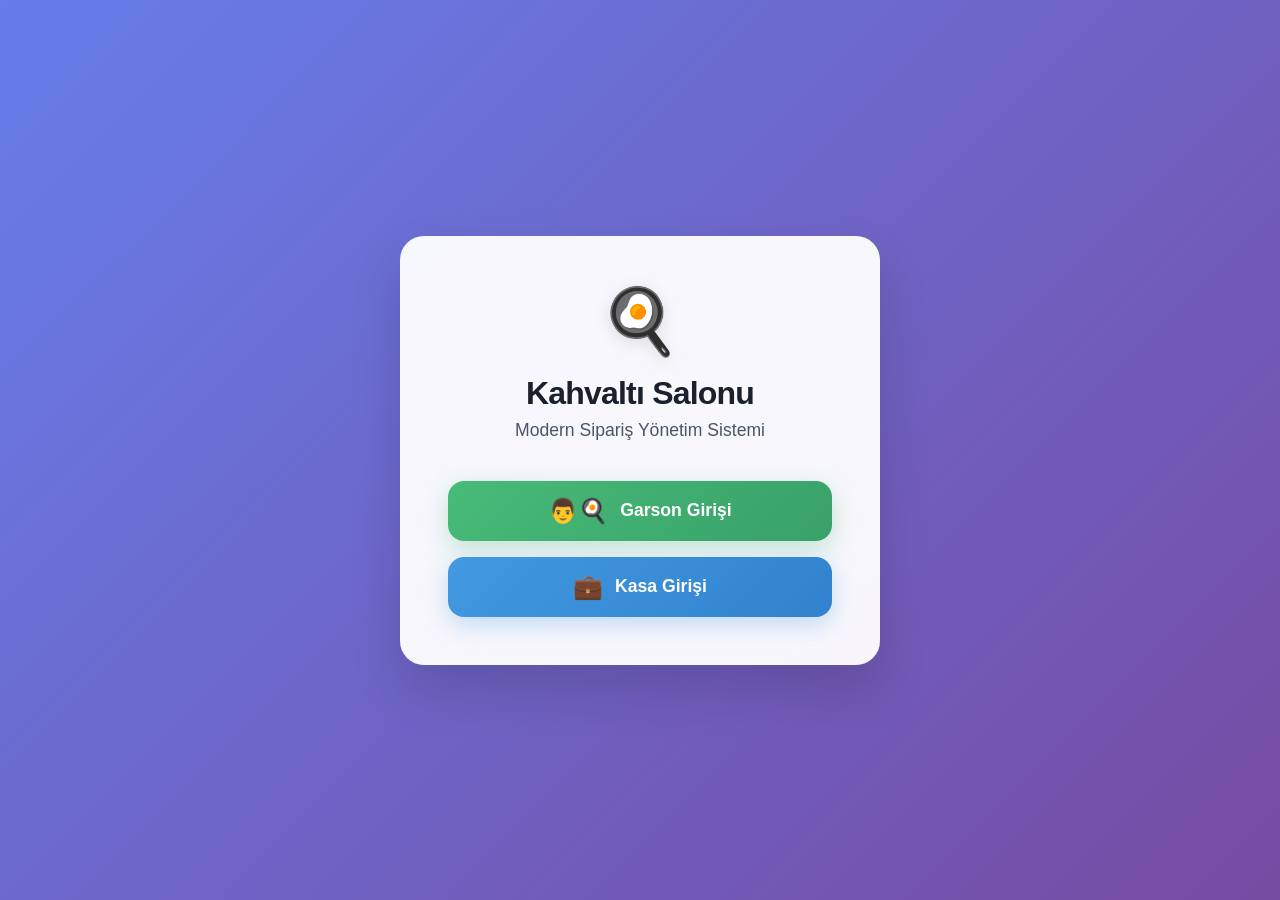
<file: templates/index.html>
<!DOCTYPE html>
<html lang="tr">
<head>
    <meta charset="UTF-8">
    <meta name="viewport" content="width=device-width, initial-scale=1.0">
    <title>Kahvaltı Salonu</title>
    <style>
        * { margin: 0; padding: 0; box-sizing: border-box; }
        body { 
            font-family: -apple-system, BlinkMacSystemFont, 'Segoe UI', Roboto, sans-serif;
            background: linear-gradient(135deg, #667eea 0%, #764ba2 100%);
            min-height: 100vh;
            display: flex;
            align-items: center;
            justify-content: center;
        }
        .container { 
            background: rgba(255, 255, 255, 0.95);
            padding: 3rem;
            border-radius: 24px;
            box-shadow: 0 25px 50px rgba(0,0,0,0.15);
            text-align: center;
            max-width: 480px;
            width: 90%;
            backdrop-filter: blur(10px);
        }
        .logo {
            font-size: 4rem;
            margin-bottom: 1rem;
            filter: drop-shadow(0 4px 8px rgba(0,0,0,0.1));
        }
        h1 { 
            color: #1a202c;
            margin-bottom: 0.5rem;
            font-size: 2rem;
            font-weight: 700;
            letter-spacing: -0.025em;
        }
        .subtitle {
            color: #4a5568;
            margin-bottom: 2.5rem;
            font-size: 1.1rem;
            font-weight: 400;
        }
        .buttons { 
            display: flex;
            flex-direction: column;
            gap: 1rem;
        }
        .btn { 
            padding: 1rem 2rem;
            font-size: 1.1rem;
            font-weight: 600;
            border: none;
            border-radius: 16px;
            cursor: pointer;
            text-decoration: none;
            color: white;
            transition: all 0.3s cubic-bezier(0.4, 0, 0.2, 1);
            display: flex;
            align-items: center;
            justify-content: center;
            gap: 0.75rem;
            position: relative;
            overflow: hidden;
        }
        .btn::before {
            content: '';
            position: absolute;
            top: 0;
            left: -100%;
            width: 100%;
            height: 100%;
            background: linear-gradient(90deg, transparent, rgba(255,255,255,0.2), transparent);
            transition: left 0.6s;
        }
        .btn:hover::before {
            left: 100%;
        }
        .btn-garson { 
            background: linear-gradient(135deg, #48bb78, #38a169);
            box-shadow: 0 8px 25px rgba(72, 187, 120, 0.3);
        }
        .btn-garson:hover {
            transform: translateY(-2px);
            box-shadow: 0 12px 35px rgba(72, 187, 120, 0.4);
        }
        .btn-kasa { 
            background: linear-gradient(135deg, #4299e1, #3182ce);
            box-shadow: 0 8px 25px rgba(66, 153, 225, 0.3);
        }
        .btn-kasa:hover {
            transform: translateY(-2px);
            box-shadow: 0 12px 35px rgba(66, 153, 225, 0.4);
        }
        .icon {
            font-size: 1.5rem;
        }
        @media (max-width: 640px) {
            .container {
                padding: 2rem;
            }
            h1 {
                font-size: 1.75rem;
            }
            .subtitle {
                font-size: 1rem;
            }
            .btn {
                padding: 0.875rem 1.5rem;
                font-size: 1rem;
            }
        }
    </style>
</head>
<body>
    <div class="container">
        <div class="logo">🍳</div>
        <h1>Kahvaltı Salonu</h1>
        <p class="subtitle">Modern Sipariş Yönetim Sistemi</p>
        <div class="buttons">
            <a href="/login?role=garson" class="btn btn-garson">
                <span class="icon">👨🍳</span>
                Garson Girişi
            </a>
            <a href="/login?role=kasa" class="btn btn-kasa">
                <span class="icon">💼</span>
                Kasa Girişi
            </a>
        </div>
    </div>
</body>
</html>
</file>
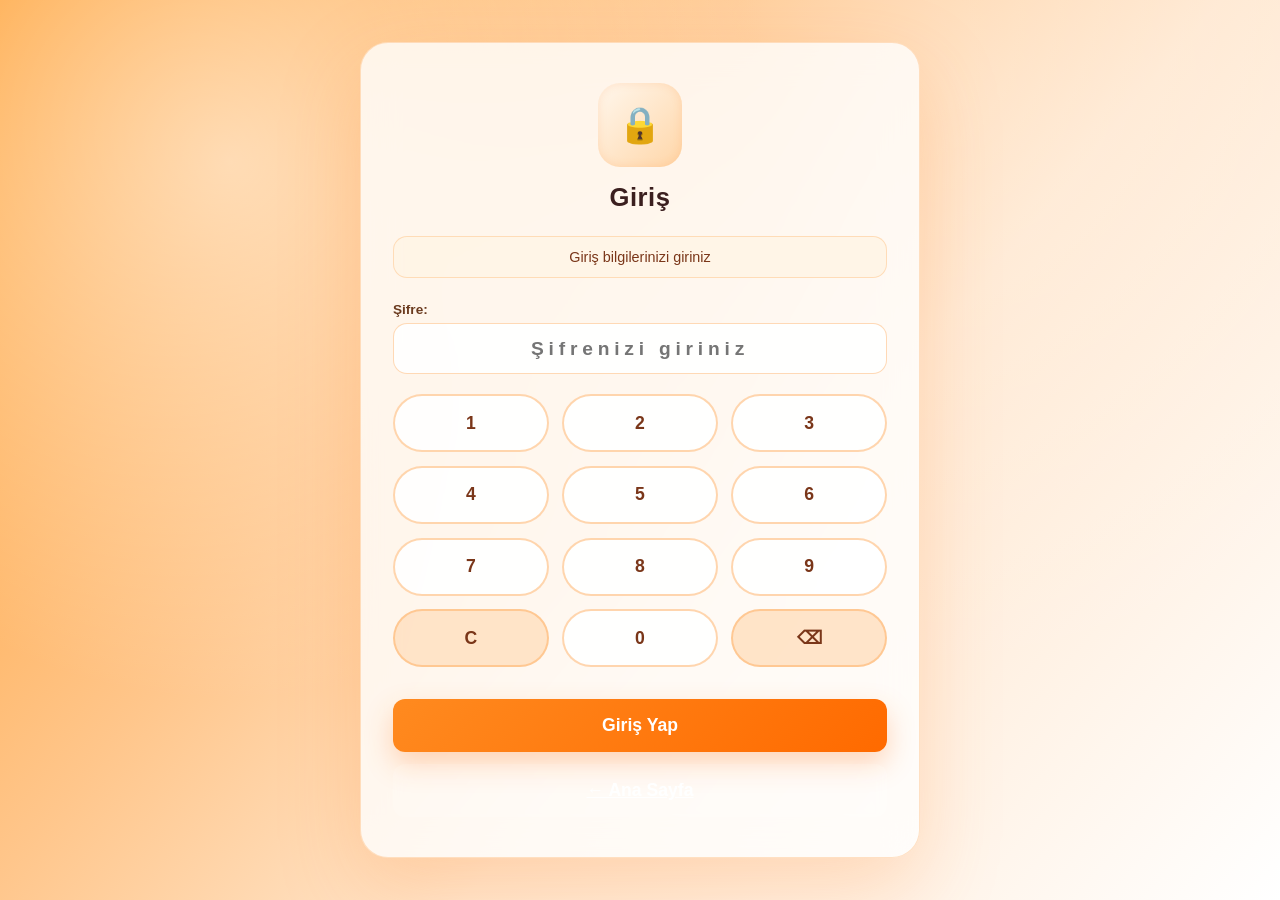
<file: templates/login.html>
<!DOCTYPE html>
<html lang="tr">
<head>
    <meta charset="UTF-8">
    <meta name="viewport" content="width=device-width, initial-scale=1.0">
    <title>Giri&#351; - Kahvalt&#305; Salonu</title>
    <style>
        * { margin: 0; padding: 0; box-sizing: border-box; }
        body {
            font-family: 'Poppins', 'Trebuchet MS', 'Segoe UI', sans-serif;
            background: radial-gradient(circle at 18% 18%, rgba(255,255,255,0.55), transparent 42%),
                        radial-gradient(circle at 75% 10%, rgba(255,255,255,0.25), transparent 48%),
                        linear-gradient(130deg, #ff9c2a 0%, #ffc68b 36%, #ffe7cf 60%, #ffffff 100%);
            min-height: 100vh;
            display: flex;
            align-items: center;
            justify-content: center;
            padding: 1rem;
            color: #3b1f1f;
        }
        .login-container {
            width: min(560px, 100%);
            background: rgba(255,255,255,0.78);
            border: 1px solid rgba(255, 172, 94, 0.35);
            border-radius: 28px;
            padding: 2.5rem 2rem;
            box-shadow: 0 30px 80px rgba(255, 140, 51, 0.25);
            backdrop-filter: blur(18px);
        }
        .header {
            text-align: center;
            margin-bottom: 1.5rem;
        }
        .role-icon {
            width: 84px;
            height: 84px;
            margin: 0 auto 1rem;
            border-radius: 22px;
            background: linear-gradient(135deg, #fff7ed, #ffd6a8);
            display: grid;
            place-items: center;
            color: #9a3412;
            font-size: 2.2rem;
            box-shadow: inset 0 0 10px rgba(255, 140, 51, 0.18);
        }
        h2 {
            color: #3b1f1f;
            margin-bottom: 0.3rem;
            font-size: 1.6rem;
            font-weight: 700;
            letter-spacing: 0.02em;
        }
        .role-info {
            background: rgba(255, 244, 230, 0.9);
            padding: 0.75rem 1rem;
            border-radius: 14px;
            margin-bottom: 1.5rem;
            text-align: center;
            color: #7a3619;
            font-size: 0.9rem;
            border: 1px solid rgba(255, 172, 94, 0.35);
        }
        .form-group {
            margin-bottom: 1rem;
        }
        label {
            display: block;
            margin-bottom: 0.4rem;
            color: #6b3b1f;
            font-weight: 600;
            font-size: 0.85rem;
            text-align: left;
        }
        input, select {
            width: 100%;
            padding: 0.85rem 1rem;
            border: 1px solid rgba(255, 172, 94, 0.45);
            border-radius: 14px;
            font-size: 1rem;
            transition: all 0.2s ease;
            background: rgba(255,255,255,0.9);
            color: #3b1f1f;
        }
        input:focus, select:focus {
            outline: none;
            border-color: #ff8a1f;
            box-shadow: 0 0 0 3px rgba(255, 138, 31, 0.2);
        }
        .btn {
            width: 100%;
            padding: 1rem;
            font-size: 1.1rem;
            font-weight: 600;
            border: none;
            border-radius: 12px;
            cursor: pointer;
            color: #fff;
            transition: all 0.3s cubic-bezier(0.4, 0, 0.2, 1);
            margin-top: 0.75rem;
            position: relative;
            overflow: hidden;
        }
        .btn::before {
            content: '';
            position: absolute;
            top: 0;
            left: -100%;
            width: 100%;
            height: 100%;
            background: linear-gradient(90deg, transparent, rgba(255,255,255,0.2), transparent);
            transition: left 0.6s;
        }
        .btn:hover::before { left: 100%; }
        .btn-primary {
            background: linear-gradient(135deg, #ff8a1f, #ff6a00);
            box-shadow: 0 12px 28px rgba(255, 122, 37, 0.3);
        }
        .btn-primary:hover {
            transform: translateY(-2px);
            box-shadow: 0 16px 38px rgba(255, 122, 37, 0.4);
        }
        .btn-secondary {
            background: rgba(255,255,255,0.12);
            margin-top: 0.75rem;
            box-shadow: none;
            display: inline-flex;
            justify-content: center;
            width: 100%;
        }
        .btn-secondary:hover {
            transform: translateY(-2px);
            box-shadow: 0 12px 35px rgba(255, 255, 255, 0.15);
        }
        .error {
            color: #e53e3e;
            text-align: center;
            margin-top: 1rem;
            display: none;
            background: #fed7d7;
            padding: 0.75rem;
            border-radius: 8px;
            font-size: 0.9rem;
        }
        .pin-display {
            margin: 0.75rem 0 1.25rem;
        }
        .pin-display input {
            text-align: center;
            letter-spacing: 0.3rem;
            font-size: 1.2rem;
            font-weight: 700;
            background: rgba(255,255,255,0.9);
            color: #3b1f1f;
        }
        .keypad {
            display: grid;
            grid-template-columns: repeat(3, 1fr);
            gap: 0.85rem;
            margin-bottom: 1.25rem;
        }
        .key {
            height: 58px;
            border-radius: 999px;
            border: 2px solid rgba(255, 172, 94, 0.5);
            background: rgba(255,255,255,0.9);
            color: #7a3619;
            font-size: 1.1rem;
            font-weight: 700;
            cursor: pointer;
            transition: transform 0.15s ease, border-color 0.2s ease;
        }
        .key:hover {
            transform: translateY(-2px);
            border-color: rgba(255, 122, 37, 0.7);
        }
        .key.action {
            background: rgba(255, 226, 196, 0.9);
        }
        @media (max-width: 768px) {
            body {
                padding: 0;
            }
            .login-container {
                width: 100%;
                max-width: none;
                margin: 0;
                border-radius: 0;
                padding: 1.2rem;
                box-shadow: none;
                min-height: 100vh;
                border: none;
                justify-content: stretch;
            }
            .header {
                margin-bottom: 1rem;
            }
            h2 {
                font-size: 1.4rem;
            }
            .pin-display {
                margin: 0.75rem 0 1rem;
            }
            .keypad {
                grid-template-columns: repeat(3, minmax(0, 1fr));
                gap: 0.5rem;
            }
            .key {
                height: 60px;
                font-size: 1.25rem;
                border-radius: 14px;
            }
            .role-icon {
                width: 68px;
                height: 68px;
                font-size: 1.8rem;
            }
            .btn, .btn-secondary {
                padding: 0.9rem;
                font-size: 1rem;
            }
            input, select {
                padding: 0.75rem 0.9rem;
            }
        }
    </style>
</head>
<body>
    <div class="login-container">
        <div class="header">
            <div class="role-icon" id="role-icon">&#128274;</div>
            <h2 id="login-title">Giri&#351;</h2>
        </div>

        <div class="role-info" id="role-info">Giri&#351; bilgilerinizi giriniz</div>

        <form id="login-form">
            <div class="form-group" id="name-group" style="display: none;">
                <label for="name">Garson Se&#231;in:</label>
                <select id="name">
                    <option value="WhatsApp Sipari&#351;">WhatsApp Sipari&#351;</option>
                </select>
            </div>

            <div class="form-group pin-display">
                <label for="password">&#350;ifre:</label>
                <input type="password" id="password" required placeholder="&#350;ifrenizi giriniz">
            </div>

            <div class="keypad" id="keypad">
                <button type="button" class="key" data-key="1">1</button>
                <button type="button" class="key" data-key="2">2</button>
                <button type="button" class="key" data-key="3">3</button>
                <button type="button" class="key" data-key="4">4</button>
                <button type="button" class="key" data-key="5">5</button>
                <button type="button" class="key" data-key="6">6</button>
                <button type="button" class="key" data-key="7">7</button>
                <button type="button" class="key" data-key="8">8</button>
                <button type="button" class="key" data-key="9">9</button>
                <button type="button" class="key action" data-action="clear">C</button>
                <button type="button" class="key" data-key="0">0</button>
                <button type="button" class="key action" data-action="back">&#x232B;</button>
            </div>

            <button type="submit" class="btn btn-primary">Giri&#351; Yap</button>
            <a href="/" class="btn btn-secondary">&#8592; Ana Sayfa</a>
        </form>

        <div class="error" id="error-message"></div>
    </div>

    <script>
        const urlParams = new URLSearchParams(window.location.search);
        const role = urlParams.get('role');

        const loginTitle = document.getElementById('login-title');
        const roleInfo = document.getElementById('role-info');
        const roleIcon = document.getElementById('role-icon');
        const nameGroup = document.getElementById('name-group');

        if (role === 'garson') {
            loginTitle.textContent = 'Garson Giri\u015fi';
            roleIcon.textContent = '\uD83D\uDC68\u200D\uD83C\uDF73';
            roleInfo.textContent = 'Garson paneline eri\u015fim i\u00e7in \u015fifrenizi girin';
            nameGroup.style.display = 'block';
            fetch('/api/public-staff')
                .then(response => response.json())
                .then(data => {
                    const select = document.getElementById('name');
                    if (!select) return;
                    select.innerHTML = '';
                    const staffList = (data && data.staff) || [];
                    if (staffList.length === 0) {
                        const opt = document.createElement('option');
                        opt.value = '';
                        opt.textContent = 'Garson bulunamadi';
                        select.appendChild(opt);
                        return;
                    }
                    staffList.forEach(item => {
                        const opt = document.createElement('option');
                        opt.value = item.name;
                        opt.textContent = item.name;
                        select.appendChild(opt);
                    });
                })
                .catch(() => {});
        } else if (role === 'kasa') {
            loginTitle.textContent = 'Kasa Giri\u015fi';
            roleIcon.textContent = '\uD83D\uDCBC';
            roleInfo.textContent = 'Kasa paneline eri\u015fim i\u00e7in \u015fifrenizi girin';
        }

        const keypad = document.getElementById('keypad');
        const passwordInput = document.getElementById('password');
        if (keypad && passwordInput) {
            keypad.addEventListener('click', function (event) {
                const btn = event.target.closest('button');
                if (!btn) return;
                const key = btn.getAttribute('data-key');
                const action = btn.getAttribute('data-action');
                if (key) {
                    passwordInput.value = passwordInput.value + key;
                } else if (action === 'clear') {
                    passwordInput.value = '';
                } else if (action === 'back') {
                    passwordInput.value = passwordInput.value.slice(0, -1);
                }
                passwordInput.focus();
            });
        }

        document.getElementById('login-form').addEventListener('submit', function(e) {
            e.preventDefault();

            const password = document.getElementById('password').value;
            const name = document.getElementById('name').value;
            const errorDiv = document.getElementById('error-message');

            fetch('/auth', {
                method: 'POST',
                headers: {'Content-Type': 'application/json'},
                body: JSON.stringify({
                    role: role,
                    password: password,
                    name: name
                })
            })
            .then(response => response.json())
            .then(data => {
                if (data.success) {
                    window.location.href = data.redirect;
                } else {
                    errorDiv.textContent = data.message;
                    errorDiv.style.display = 'block';
                }
            });
        });
    </script>
</body>
</html>
</file>
